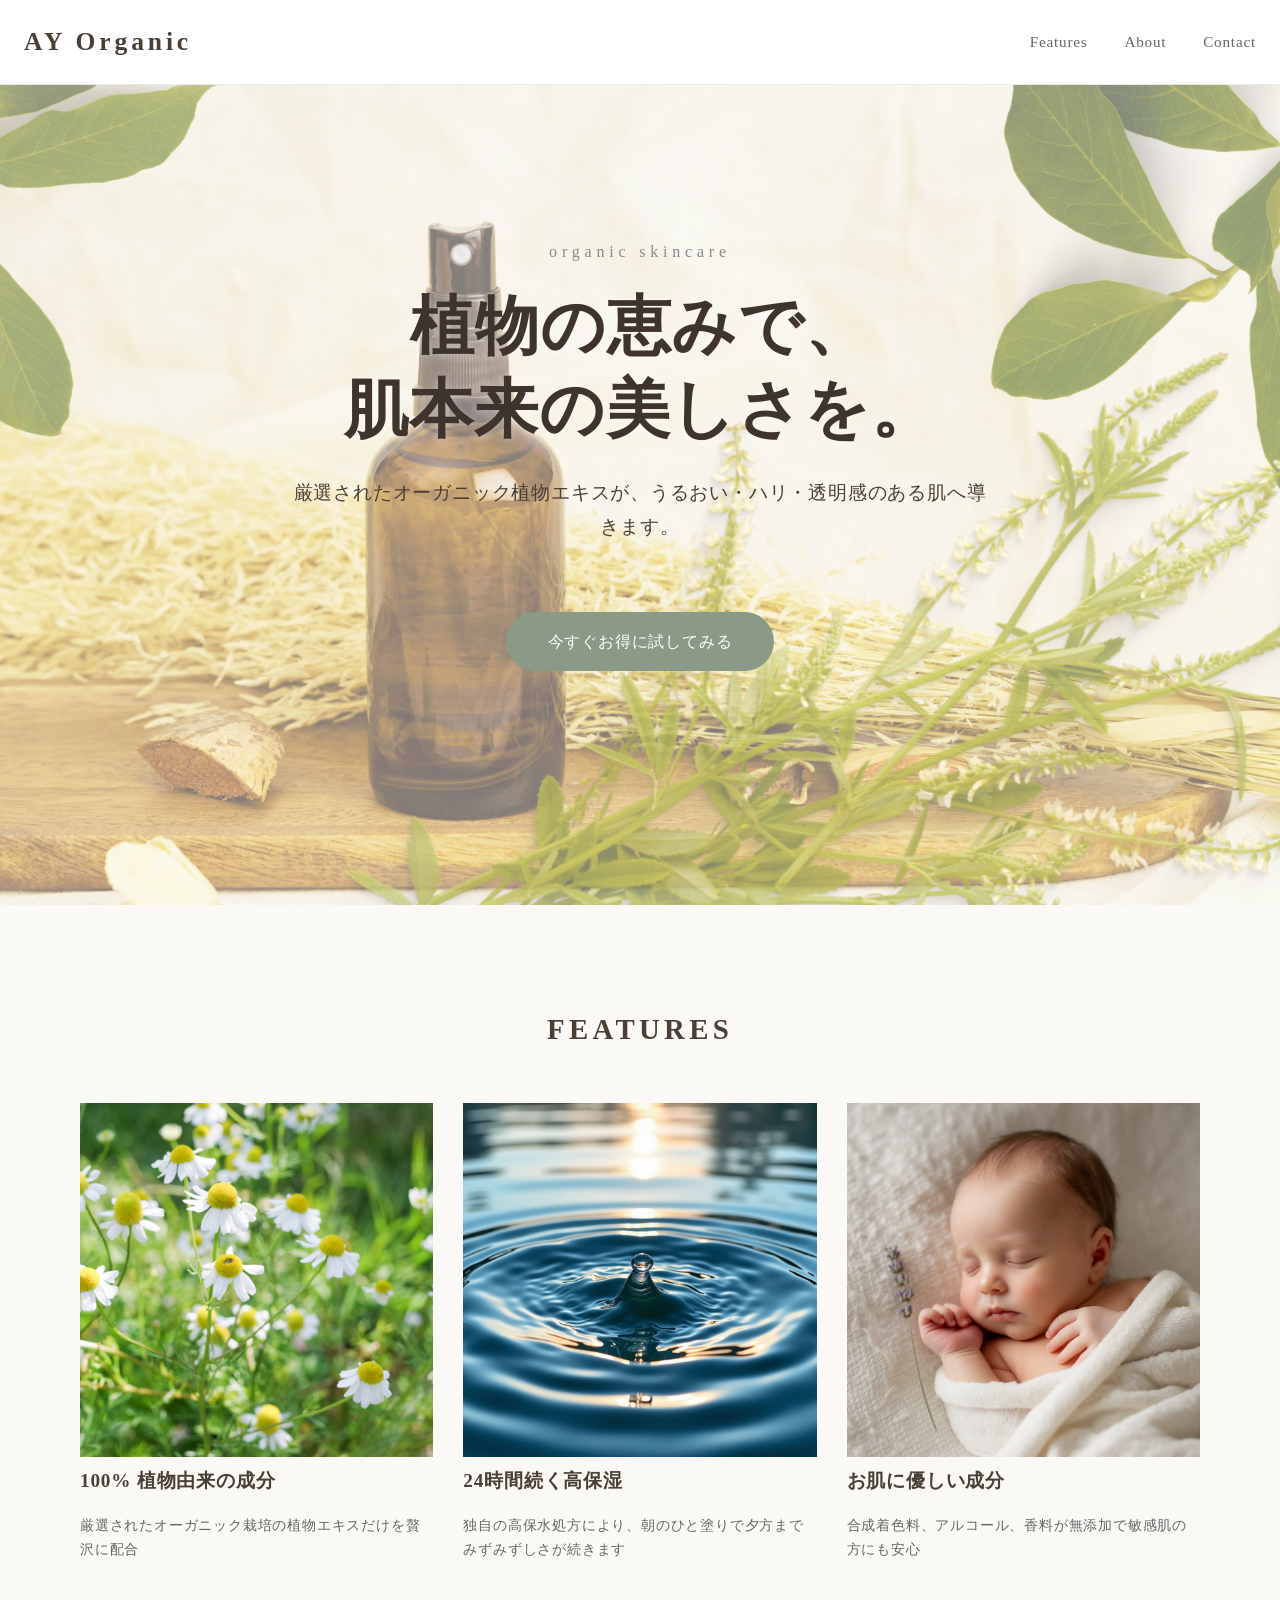
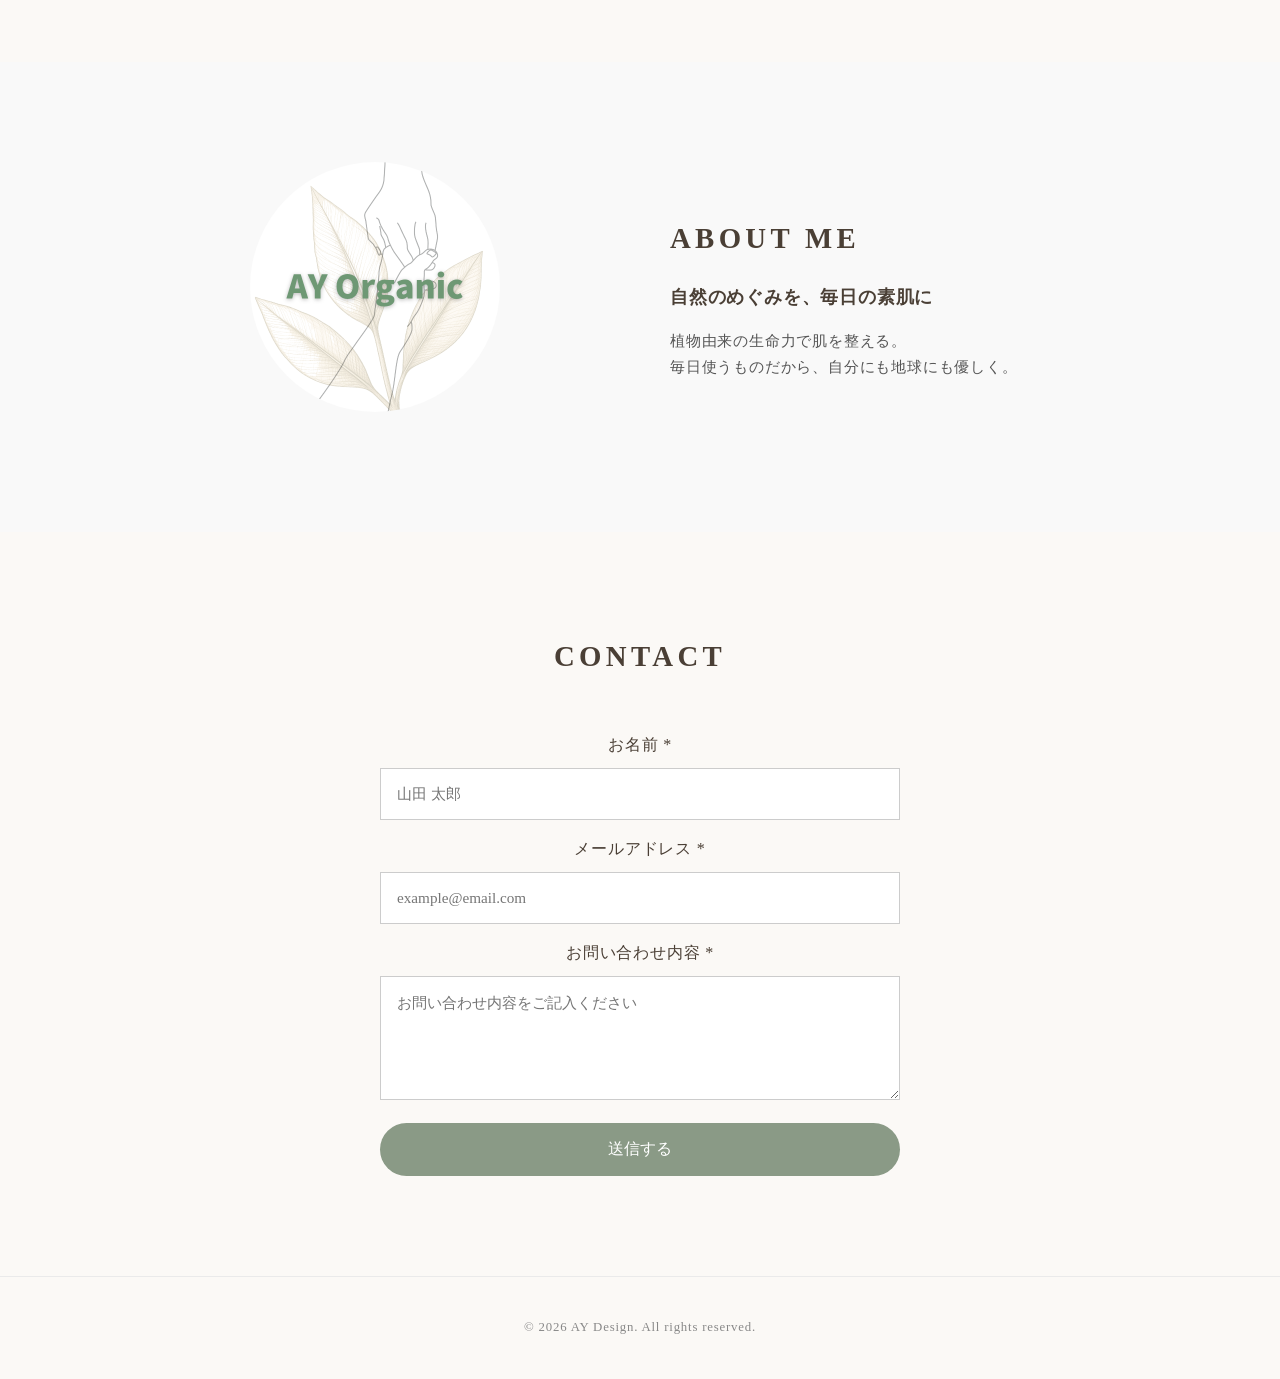
<file: organic/index.html>
<!DOCTYPE html>
<html lang="ja">
<head>
  <meta charset="UTF-8">
  <!-- これがスマホでキュッと引き締めるおまじない -->
  <meta name="viewport" content="width=device-width, initial-scale=1.0">
  <title>AY Organic | Web Design</title>
  <!-- これが隣のCSSファイルを読み込むおまじない -->
  <link rel="stylesheet" href="index.css">
</head>
<body>

<header class="header"> 
 <div class="header-logo">AY Organic</div>
  <nav class="header-nav"> 
    <a href="#services">Features</a> 
    <a href="#about">About</a> 
    <a href="#contact">Contact</a> 
  </nav>
</header> 

<main>
  <section class="hero">
  <div class="hero-content">
    <p class="hero-sub">organic skincare</p>
    <h1 class="hero-title">植物の恵みで、<br>肌本来の美しさを。</h1>
    <p class="hero-text">厳選されたオーガニック植物エキスが、うるおい・ハリ・透明感のある肌へ導きます。</p><br>
    <a href="#contact" class="btn hero-btn">今すぐお得に試してみる</a>
  </div>
  </section>

  <section id="services" class="services">
    <h2 class="section-title">FEATURES</h2>
    <div class="service-grid">
      <div class="service-card">
        <img src="img/futures01.png" alt="植物由来" class="service-image" style="width: 100%; height: auto;">
        <h3>100% 植物由来の成分</h3>
        <p>厳選されたオーガニック栽培の植物エキスだけを贅沢に配合
        <br>
</p>
      </div>

   <div class="service-card">
        <img src="img/futures02.png" alt="高保湿" class="service-image" style="width: 100%; height: auto;">
        <h3>24時間続く高保湿</h3>
         <p>独自の高保水処方により、朝のひと塗りで夕方までみずみずしさが続きます</p>
      </div>
        
      <div class="service-card">
        <img src="img/futures03.png" alt="お肌に優しい" class="service-image" style="width: 100%; height: auto;">
        <h3>お肌に優しい成分</h3>
        <p>合成着色料、アルコール、香料が無添加で敏感肌の方にも安心</p>
      </div>
    </div>
  </section>

  <section id="about" class="about">
    <div class="about-container">
      <div class="about-image-wrapper">        
          <img src="img/AY Organic_20260615_212320_0000.png" alt="プロフィール" class="profile-image">
      </div>
      <div class="about-content">
        <h2 class="section-title-left">ABOUT ME</h2>
        <p class="profile-name">自然のめぐみを、毎日の素肌に</p>
        <p class="profile-text">
          植物由来の生命力で肌を整える。<br>毎日使うものだから、自分にも地球にも優しく。
        </p>
      </div>
    </div>
  </section>

  <section id="contact" class="contact">
    <h2 class="section-title">CONTACT</h2>
    <p class="contact-desc"></p>
    
    <!--  デザイン復活版・Googleフォーム直結フォーム -->
<form action="https://docs.google.com/forms/d/e/1FAIpQLSf0cGrlzi9D6sG2syGCEzSqXRa4puJksgxnNAEd2UeaSA2xYw/formResponse" method="POST" target="hidden_iframe" onsubmit="submitted=true;" class="contact-form">
  
  <!-- お名前 -->
  <div class="form-group">
    <label for="name">お名前 <span class="required">*</span></label>
    <input type="text" id="name" name="entry.1605732646" required placeholder="山田 太郎" class="form-control">
  </div>

  <!-- メールアドレス -->
  <div class="form-group">
    <label for="email">メールアドレス <span class="required">*</span></label>
    <input type="email" id="email" name="entry.1292768029" required placeholder="example@email.com" class="form-control">
  </div>

  <!-- お問い合わせ内容 -->
  <div class="form-group">
    <label for="message">お問い合わせ内容 <span class="required">*</span></label>
    <textarea id="message" name="entry.1780178610" rows="5" required placeholder="お問い合わせ内容をご記入ください" class="form-control"></textarea>
  </div>

  <!-- 送信ボタン -->
  <button type="submit" class="btn contact-btn">
  送信する
  </button>
</form>

<!-- 💡 送信防護壁（ここはさっきのままでOK！） -->
<script type="text/javascript">var submitted = false;</script>
<iframe name="hidden_iframe" id="hidden_iframe" style="display:none;" onload="if(submitted) {alert('お問い合わせを受け付けました。ありがとうございます！'); location.href = '#contact';}"></iframe>

  </section>
</main>

<footer class="footer">
  <p>&copy; 2026 AY Design. All rights reserved.</p>
</footer>

  </body>
</html>
</file>
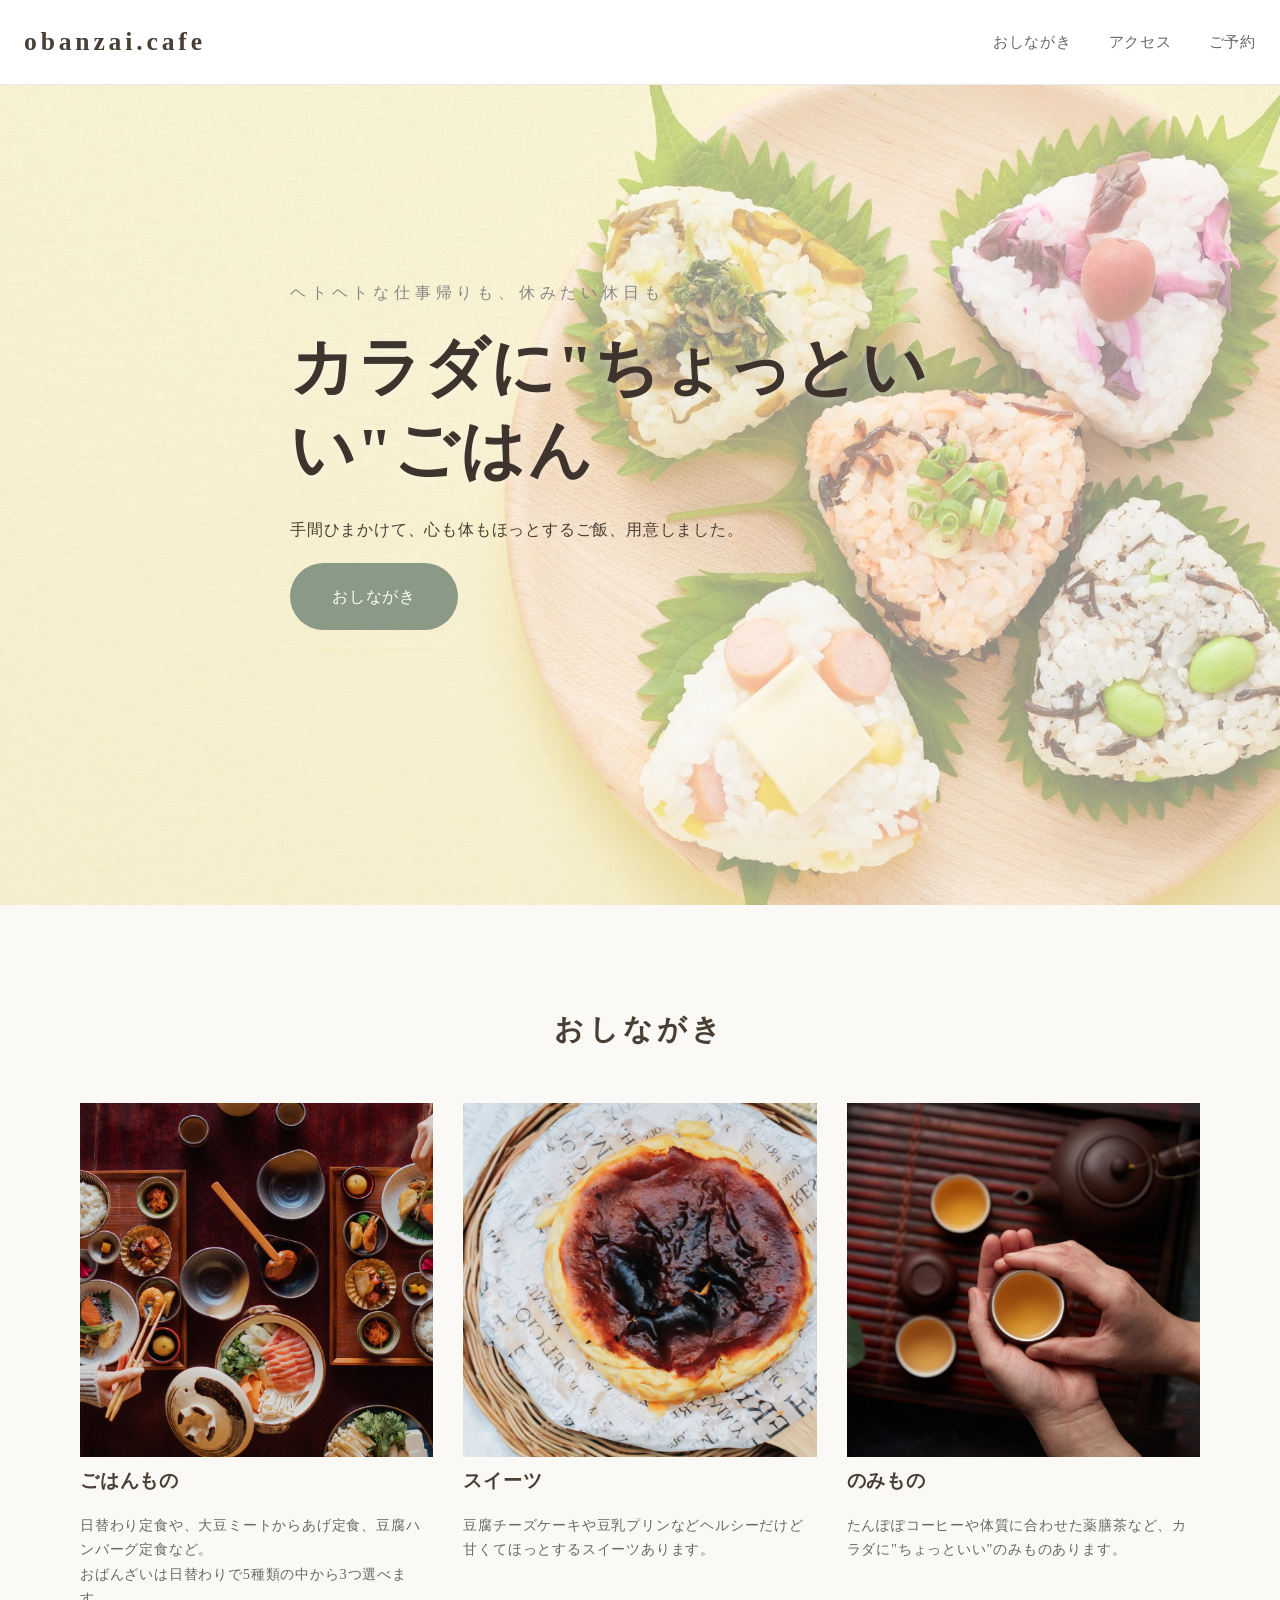
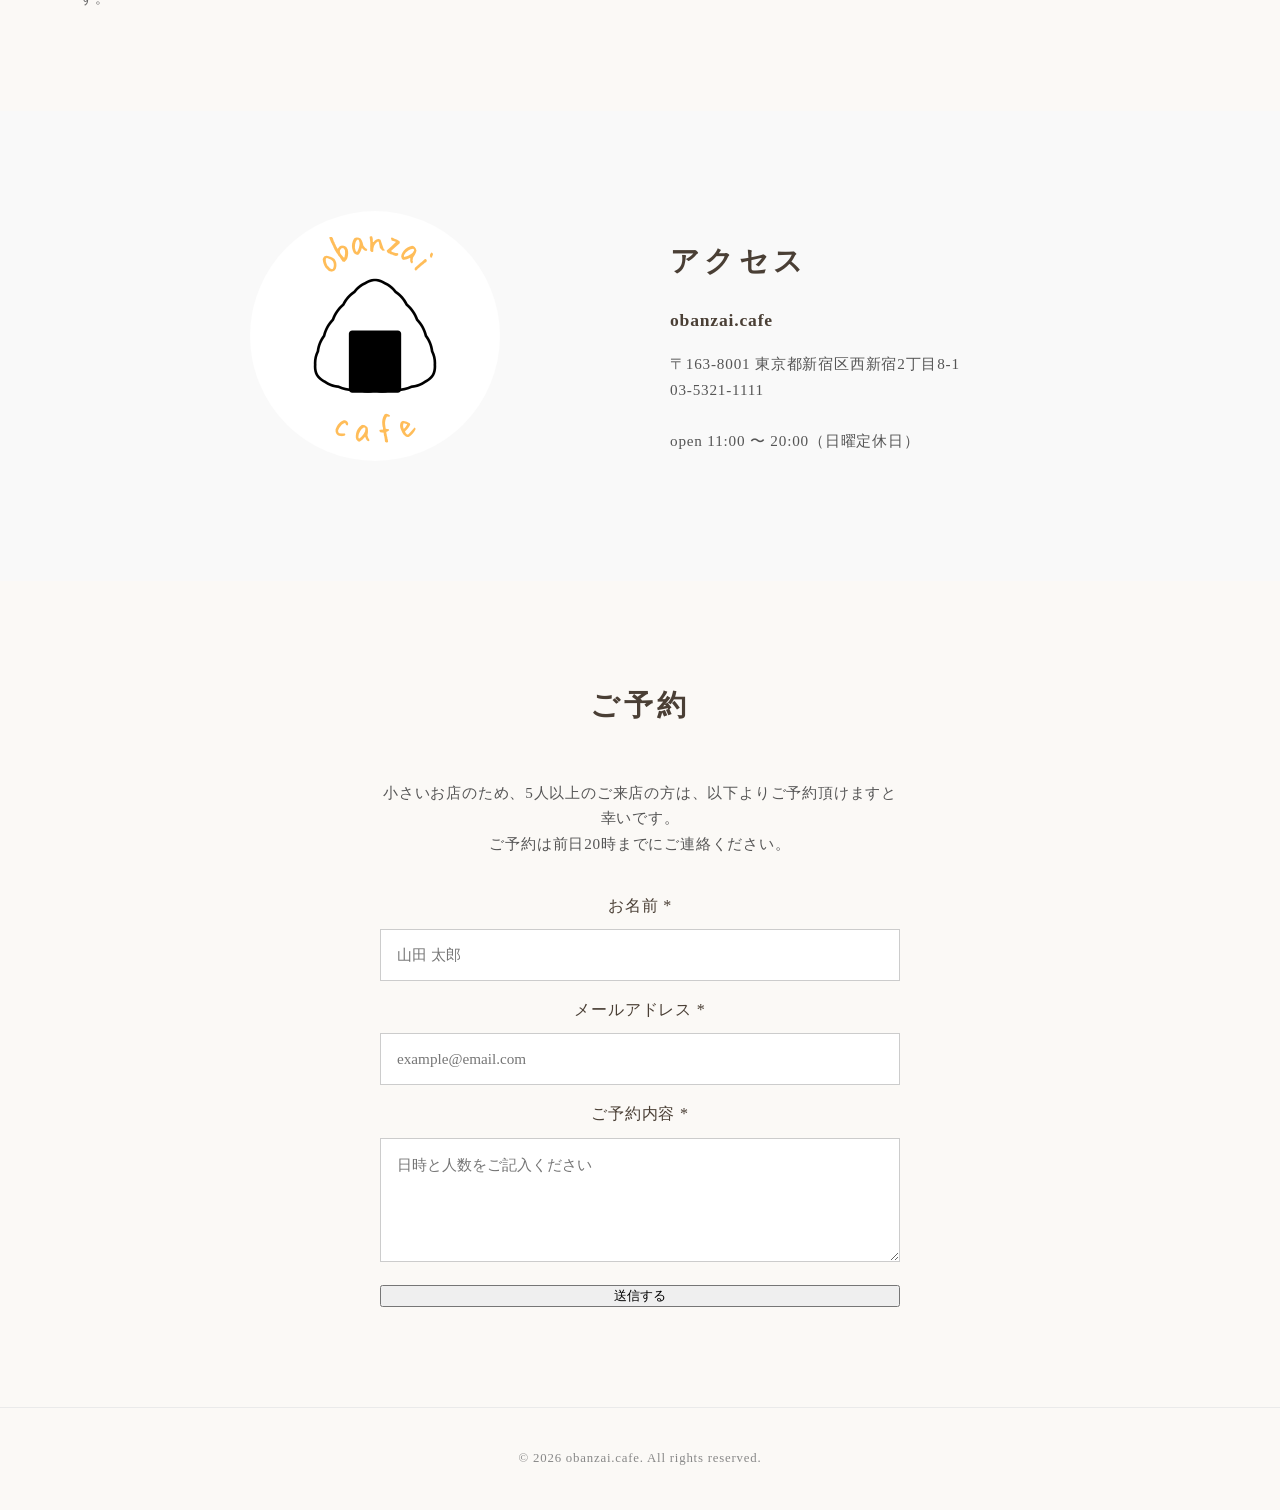
<file: portfolio/cafe/index.html>
<!DOCTYPE html>
<html lang="ja">
<head>
  <meta charset="UTF-8">
  <!-- これがスマホでキュッと引き締めるおまじない -->
  <meta name="viewport" content="width=device-width, initial-scale=1.0">
  <title>obanzai.cafe</title>
  <!-- これが隣のCSSファイルを読み込むおまじない -->
  <link rel="stylesheet" href="index.css">
</head>
<body>

<header class="header"> 
 <div class="header-logo">obanzai.cafe</div>
  <nav class="header-nav"> 
    <a href="#service">おしながき</a> 
    <a href="#about">アクセス</a> 
    <a href="#contact">ご予約</a> 
  </nav>
</header> 

<main>
  <section class="hero">
    <div class="hero-content">
      <p class="hero-sub">ヘトヘトな仕事帰りも、休みたい休日も</p>
      <h1 class="hero-title">カラダに"ちょっといい"ごはん</h1>
      <p class="hero-desc">手間ひまかけて、心も体もほっとするご飯、用意しました。</p>
      <a href="#service" class="btn">おしながき</a>
    </div>
  </section>

  <section id="services" class="services">
    <h2 class="section-title">おしながき</h2>
    <div class="service-grid">
      <div class="service-card">
        <img src="img/menu01.png" alt="ごはんもの" class="service-image" style="width: 100%; height: auto;">
        <h3>ごはんもの</h3>
        <p>日替わり定食や、大豆ミートからあげ定食、豆腐ハンバーグ定食など。
        <br>おばんざいは日替わりで5種類の中から3つ選べます。
</p>
      </div>
      
   <div class="service-card">
       <img src="img/menu02.png" alt="スイーツ" class="service-image" style="width: 100%; height: auto;">
        <h3>スイーツ</h3>
         <p>豆腐チーズケーキや豆乳プリンなどヘルシーだけど甘くてほっとするスイーツあります。</p>
      </div>
      
      <div class="service-card">
        <img src="img/menu03.png" alt="のみもの" class="service-image" style="width: 100%; height: auto;">
        <h3>のみもの</h3></h3>
        <p>たんぽぽコーヒーや体質に合わせた薬膳茶など、カラダに"ちょっといい"のみものあります。</p>
      </div>
    </div>
  </section>

  <section id="about" class="about">
    <div class="about-container">
      <div class="about-image-wrapper">        
          <img src="img/aboutus.png" alt="obanzai.cafe" class="profile-image">
      </div>
      <div class="about-content">
        <h2 class="section-title-left">アクセス</h2>
        <p class="profile-name">obanzai.cafe</p>
        <p class="profile-text">
          〒163-8001 東京都新宿区西新宿2丁目8-1<br>
          03-5321-1111<br> <br>
          open 11:00 〜 20:00（日曜定休日）<br>
        </p>
      </div>
    </div>
  </section>

  <section id="contact" class="contact">
    <h2 class="section-title">ご予約</h2>
    <p class="contact-desc">
      小さいお店のため、5人以上のご来店の方は、以下よりご予約頂けますと幸いです。 <br>
      ご予約は前日20時までにご連絡ください。
    </p>
    
    <!--  デザイン復活版・Googleフォーム直結フォーム -->
<form action="https://docs.google.com/forms/d/e/1FAIpQLSf0cGrlzi9D6sG2syGCEzSqXRa4puJksgxnNAEd2UeaSA2xYw/formResponse" method="POST" target="hidden_iframe" onsubmit="submitted=true;" class="contact-form">
  
  <!-- お名前 -->
  <div class="form-group">
    <label for="name">お名前 <span class="required">*</span></label>
    <input type="text" id="name" name="entry.1605732646" required placeholder="山田 太郎" class="form-control">
  </div>

  <!-- メールアドレス -->
  <div class="form-group">
    <label for="email">メールアドレス <span class="required">*</span></label>
    <input type="email" id="email" name="entry.1292768029" required placeholder="example@email.com" class="form-control">
  </div>

  <!-- お問い合わせ内容 -->
  <div class="form-group">
    <label for="message">ご予約内容 <span class="required">*</span></label>
    <textarea id="message" name="entry.1780178610" rows="5" required placeholder="日時と人数をご記入ください" class="form-control"></textarea>
  </div>

  <!-- 送信ボタン -->
  <button type="submit" class="contact-submit-btn">送信する</button>
</form>

<!-- 💡 送信防護壁（ここはさっきのままでOK！） -->
<script type="text/javascript">var submitted = false;</script>
<iframe name="hidden_iframe" id="hidden_iframe" style="display:none;" onload="if(submitted) {alert('お問い合わせを受け付けました。ありがとうございます！'); location.href = '#contact';}"></iframe>

  </section>
</main>

<footer class="footer">
  <p>&copy; 2026 obanzai.cafe. All rights reserved.</p>
</footer>

  </body>
</html>
</file>
<file: organic/index.css>
/* 全体のリセットと共通設定 */
* {
  margin: 0;
  padding: 0;
  box-sizing: border-box;
}

body {
  background-color: #FBF9F6;
  color: #4A3F35;
  line-height: 1.7;
  letter-spacing: 0.05em;
  font-family: "Noto Serif JP", serif;
}

.hero-title,
.section-title,
.header-logo {
  font-family: "Cormorant Garamond", serif;
}

a {
  color: inherit;
  text-decoration: none;
}

/* ヘッダー */
.header {
  display: flex;
  justify-content: space-between;
  align-items: center;

  padding: 20px 24px;

  background-color: #fff;
  border-bottom: 1px solid #eaeaea;

  position: sticky;
  top: 0;
  z-index: 100;

  width: 100%;
}

.header-logo {
  font-size: 1.6rem;
  font-weight: bold;
  letter-spacing: 0.15em;
}

.header-nav a {
  margin-left: 32px;
  font-size: 0.95rem;
  color: #666;
  transition: color 0.3s;
}

.header-nav a:hover {
  color: #000;
}

/* ボタン共通 */
.btn {
  display: inline-block;

  background-color: #8A9A86;
  color: #fff;

  padding: 16px 42px;

  font-size: 1rem;
  font-weight: 500;

  border: none;
  outline: none;

  appearance: none;
  -webkit-appearance: none;

  border-radius: 999px;

  transition: all 0.3s ease;

  cursor: pointer;
}

.btn:hover {
  background-color: #6A7766;
  transform: translateY(-2px);
  opacity: 0.9;
}

.contact-btn {
  width: auto;
  max-width: none;
}

/* メインビジュアル */
.hero {
  min-height: calc(100vh - 80px);

  background-image: url("img/hero_main.png");
  background-size: cover;
  background-position: 30% center;
  background-repeat: no-repeat;

  display: flex;
  justify-content: center;
  align-items: center;

  text-align: center;
  padding: 40px 20px;
  position: relative;
}

.hero::before {
  content: "";
  position: absolute;
  inset: 0;

  background: rgba(255, 255, 255, 0.35);
}

.hero-content {
  position: relative;
  z-index: 1;
  max-width: 700px;
  transform: translateY(-40px);
}

.hero-sub {
  font-size: 1rem;
  letter-spacing: 0.3em;
  color: #888;
  margin-bottom: 20px;
}

.hero-title {
  font-size: clamp(2.5rem, 5vw, 4.5rem);
  line-height: 1.3;
  margin-bottom: 24px;
  color: #3f342d;
  text-shadow: 0 2px 8px rgba(255,255,255,0.4);
}

.hero-text {
  font-size: clamp(1rem, 1.5vw, 1.25rem);
  line-height: 1.8;
  color: #555;
  margin-bottom: 40px;
  color: #4A3F35;
  font-weight: 500;
}

/* セクションタイトル */
.section-title {
  text-align: center;
  font-size: 1.8rem;
  letter-spacing: 0.15em;
  margin-bottom: 50px;
  font-weight: 600;
}

.section-title-left {
  font-size: 1.8rem;
  letter-spacing: 0.15em;
  margin-bottom: 20px;
  font-weight: 600;
}

/* ダミー画像用スタイル */
.dummy-image {
  width: 100%;
  height: 200px;
  background-color: #eaeaea;
  color: #888888;
  display: flex;
  align-items: center;
  justify-content: center;
  font-size: 0.8rem;
  margin-bottom: 20px;
  text-transform: uppercase;
  letter-spacing: 0.1em;
}

/* サービスセクション */
.services {
  padding: 100px 40px;
  max-width: 1200px;
  margin: 0 auto;
}

.service-grid {
  display: flex;
  gap: 30px;
}

.service-card {
  flex: 1;
}

.service-card h3 {
  font-size: 1.2rem;
  margin-bottom: 15px;
  font-weight: 600;
}

.service-card p {
  font-size: 0.9rem;
  color: #666666;
}

/* プロフィールセクション */
.about {
  padding: 100px 40px;
  background-color: #f9f9f9;
}

.about-container {
  max-width: 1000px;
  margin: 0 auto;
  display: flex;
  align-items: center;
  gap: 60px;
}

.about-image-wrapper {
  text-align: center;
  overflow: hidden;
  flex: 1;
  display: flex;
  justify-content: flex-end;
}

.dummy-image-profile {
  width: 250px;
  height: 250px;
  background-color: #eaeaea;
  color: #888888;
  border-radius: 50%;
  display: flex;
  align-items: center;
  justify-content: center;
  font-size: 0.8rem;
  text-transform: uppercase;
}

.about-content {
  flex: 1;
}

.profile-name {
  font-size: 1.1rem;
  font-weight: bold;
  margin-bottom: 15px;
}

.profile-text {
  font-size: 0.95rem;
  color: #555555;
}

.profile-image {
  width: 250px !important; /* 横幅を150画素に固定（お好みで調整OK） */
  height: 250px !important; /* 縦幅も150画素に固定 */
  border-radius: 50% !important; /* 何が何でも絶対に丸くする魔法 */
  object-fit: cover; /* 画像が歪まないように真ん中で切り取る */
  display: block;
  margin: 0 auto 20px; /* 真ん中に配置して、下に少し隙間をあける */
}

/* お問い合わせ */
.contact {
  padding: 100px 40px;
  max-width: 600px;
  margin: 0 auto;
  text-align: center;
}

.contact-desc {
  font-size: 0.95rem;
  color: #555555;
  margin-bottom: 35px;
}

.contact-form {
  display: flex;
  flex-direction: column;
  gap: 15px;
}

.contact-form input,
.contact-form textarea {
  width: 100%;
  padding: 16px;
  border: 1px solid #ccc;
  font-size: 0.95rem;
  font-family: inherit;
}

.contact-form input:focus,
.contact-form textarea:focus {
  outline: 1px solid #1a1a1a;
}

.form-group label {
  display: block;
  margin-bottom: 10px;
}

/* フッター */
.footer {
  text-align: center;
  padding: 40px;
  font-size: 0.8rem;
  color: #888888;
  border-top: 1px solid #eaeaea;
}

/* スマホ用 */
@media (max-width: 768px) {

  .header {
    padding: 16px 20px;
  }

  .header-logo {
    font-size: 1.2rem;
  }

  .header-nav a {
    margin-left: 14px;
    font-size: 0.85rem;
  }

  .hero {
    min-height: calc(100vh - 70px);
    background-position: 25% center;
  }

  .hero-content {
    transform: translateY(-20px);
  }

  .hero-title {
    font-size: 2.8rem;
  }

  .hero-text {
    font-size: 1rem;
  }

  .hero-btn {
    width: 100%;
    max-width: 320px;
  }
  
  .service-grid {
    flex-direction: column;
    gap: 40px;
  }

  .about-container {
    flex-direction: column;
    gap: 30px;
    text-align: center;
  }

  .about-image-wrapper {
    justify-content: center;
  }

  .services,
  .about,
  .contact {
    padding: 60px 20px;
  }
}
</file>
<file: portfolio/cafe/index.css>
/* 全体のリセットと共通設定 */
* {
  margin: 0;
  padding: 0;
  box-sizing: border-box;
}

body {
  background-color: #FBF9F6;
  color: #4A3F35;
  line-height: 1.7;
  letter-spacing: 0.05em;
  font-family: "Noto Serif JP", serif;
}

.hero-title,
.section-title,
.header-logo {
  font-family: "Cormorant Garamond", serif;
}

a {
  color: inherit;
  text-decoration: none;
}

/* ヘッダー */
.header {
  display: flex;
  justify-content: space-between;
  align-items: center;

  padding: 20px 24px;

  background-color: #fff;
  border-bottom: 1px solid #eaeaea;

  position: sticky;
  top: 0;
  z-index: 100;

  width: 100%;
}

.header-logo {
  font-size: 1.6rem;
  font-weight: bold;
  letter-spacing: 0.15em;
}

.header-nav a {
  margin-left: 32px;
  font-size: 0.95rem;
  color: #666;
  transition: color 0.3s;
}

.header-nav a:hover {
  color: #000;
}

/* ボタン共通 */
.btn {
  display: inline-block;

  background-color: #8A9A86;
  color: #fff;

  padding: 20px 42px;
  margin: 20px 0 0 0;

  font-size: 1rem;
  font-weight: 500;

  border: none;
  outline: none;

  appearance: none;
  -webkit-appearance: none;

  border-radius: 999px;

  transition: all 0.3s ease;

  cursor: pointer;
}

.btn:hover {
  background-color: #6A7766;
  transform: translateY(-2px);
  opacity: 0.9;
}

.contact-btn {
  width: auto;
  max-width: none;
}

/* メインビジュアル */
.hero {
  min-height: calc(100vh - 80px);

  background-image: url("img/hero_main.png");
  background-size: cover;
  background-position: 30% center;
  background-repeat: no-repeat;

  display: flex;
  justify-content: center;
  align-items: center;

  text-align: left;
  padding: 40px 20px;
  position: relative;
}

.hero::before {
  content: "";
  position: absolute;
  inset: 0;

  background: rgba(255, 255, 255, 0.5);
}

.hero-content {
  position: relative;
  z-index: 1;
  max-width: 700px;
  transform: translateY(-40px);
}

.hero-sub {
  font-size: 1rem;
  letter-spacing: 0.3em;
  color: #888;
  margin-bottom: 20px;
}

.hero-title {
  font-size: clamp(2.5rem, 5vw, 4.5rem);
  line-height: 1.3;
  margin-bottom: 24px;
  color: #3f342d;
  text-shadow: 0 2px 8px rgba(255,255,255,0.4);
}

.hero-text {
  font-size: clamp(1rem, 1.5vw, 1.25rem);
  line-height: 1.8;
  color: #555;
  margin-bottom: 40px;
  color: #4A3F35;
  font-weight: 500;
}

/* セクションタイトル */
.section-title {
  text-align: center;
  font-size: 1.8rem;
  letter-spacing: 0.15em;
  margin-bottom: 50px;
  font-weight: 600;
}

.section-title-left {
  font-size: 1.8rem;
  letter-spacing: 0.15em;
  margin-bottom: 20px;
  font-weight: 600;
}

/* ダミー画像用スタイル */
.dummy-image {
  width: 100%;
  height: 200px;
  background-color: #eaeaea;
  color: #888888;
  display: flex;
  align-items: center;
  justify-content: center;
  font-size: 0.8rem;
  margin-bottom: 20px;
  text-transform: uppercase;
  letter-spacing: 0.1em;
}

/* サービスセクション */
.services {
  padding: 100px 40px;
  max-width: 1200px;
  margin: 0 auto;
}

.service-grid {
  display: flex;
  gap: 30px;
}

.service-card {
  flex: 1;
}

.service-card h3 {
  font-size: 1.2rem;
  margin-bottom: 15px;
  font-weight: 600;
}

.service-card p {
  font-size: 0.9rem;
  color: #666666;
}

/* プロフィールセクション */
.about {
  padding: 100px 40px;
  background-color: #f9f9f9;
}

.about-container {
  max-width: 1000px;
  margin: 0 auto;
  display: flex;
  align-items: center;
  gap: 60px;
}

.about-image-wrapper {
  text-align: center;
  overflow: hidden;
  flex: 1;
  display: flex;
  justify-content: flex-end;
}

.dummy-image-profile {
  width: 250px;
  height: 250px;
  background-color: #eaeaea;
  color: #888888;
  border-radius: 50%;
  display: flex;
  align-items: center;
  justify-content: center;
  font-size: 0.8rem;
  text-transform: uppercase;
}

.about-content {
  flex: 1;
}

.profile-name {
  font-size: 1.1rem;
  font-weight: bold;
  margin-bottom: 15px;
}

.profile-text {
  font-size: 0.95rem;
  color: #555555;
}

.profile-image {
  width: 250px !important; /* 横幅を150画素に固定（お好みで調整OK） */
  height: 250px !important; /* 縦幅も150画素に固定 */
  border-radius: 50% !important; /* 何が何でも絶対に丸くする魔法 */
  object-fit: cover; /* 画像が歪まないように真ん中で切り取る */
  display: block;
  margin: 0 auto 20px; /* 真ん中に配置して、下に少し隙間をあける */
}

/* お問い合わせ */
.contact {
  padding: 100px 40px;
  max-width: 600px;
  margin: 0 auto;
  text-align: center;
}

.contact-desc {
  font-size: 0.95rem;
  color: #555555;
  margin-bottom: 35px;
}

.contact-form {
  display: flex;
  flex-direction: column;
  gap: 15px;
}

.contact-form input,
.contact-form textarea {
  width: 100%;
  padding: 16px;
  border: 1px solid #ccc;
  font-size: 0.95rem;
  font-family: inherit;
}

.contact-form input:focus,
.contact-form textarea:focus {
  outline: 1px solid #1a1a1a;
}

.form-group label {
  display: block;
  margin-bottom: 10px;
}

/* フッター */
.footer {
  text-align: center;
  padding: 40px;
  font-size: 0.8rem;
  color: #888888;
  border-top: 1px solid #eaeaea;
}

/* スマホ用 */
@media (max-width: 768px) {

  .header {
    padding: 16px 20px;
  }

  .header-logo {
    font-size: 1.2rem;
  }

  .header-nav a {
    margin-left: 14px;
    font-size: 0.85rem;
  }

  .hero {
    min-height: calc(100vh - 70px);
    background-position: 25% center;
  }

  .hero-content {
    transform: translateY(-20px);
  }

  .hero-title {
    font-size: 2.8rem;
  }

  .hero-text {
    font-size: 1rem;
  }

  .hero-btn {
    width: 100%;
    max-width: 320px;
  }
  
  .service-grid {
    flex-direction: column;
    gap: 40px;
  }

  .about-container {
    flex-direction: column;
    gap: 30px;
    text-align: center;
  }

  .about-image-wrapper {
    justify-content: center;
  }

  .services,
  .about,
  .contact {
    padding: 60px 20px;
  }
}
</file>
